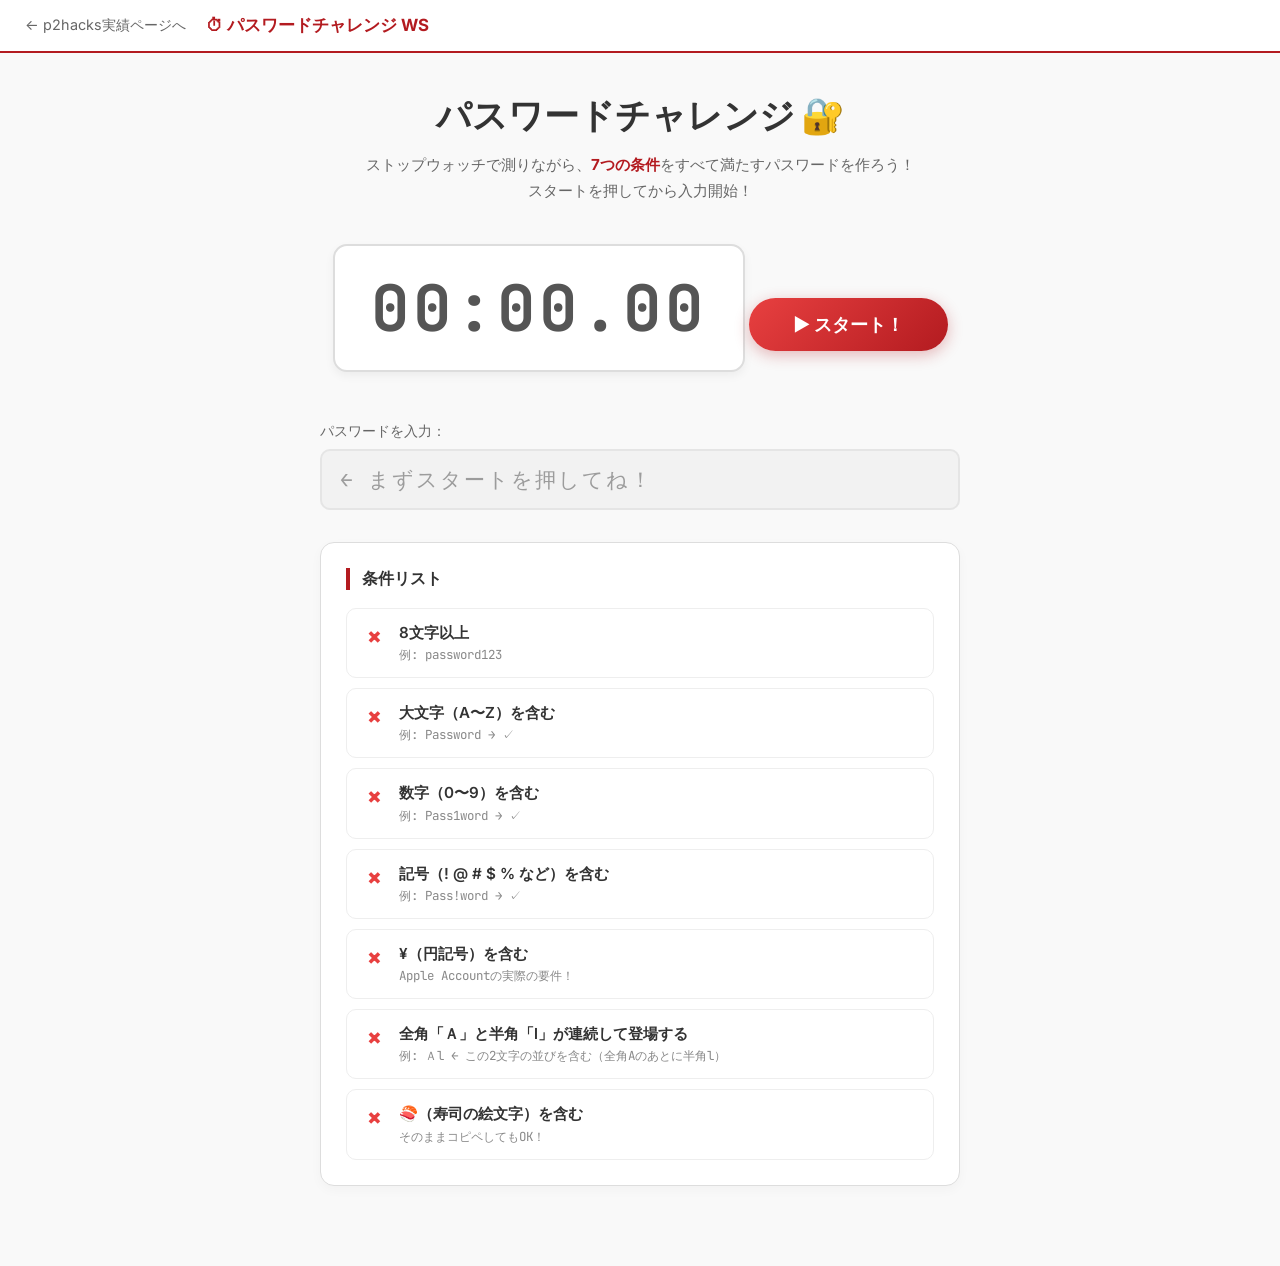
<file: password-ws/index.html>
<!DOCTYPE html>
<html lang="ja">

<head>
  <meta charset="UTF-8">
  <meta name="viewport" content="width=device-width, initial-scale=1.0">
  <title>パスワードチャレンジ WS | JS Workshop</title>
  <meta name="description" content="ストップウォッチで測りながら、7つの条件を全部クリアするパスワードを作ろう！JavaScriptの実践ワークショップ">
  <link rel="preconnect" href="https://fonts.googleapis.com">
  <link rel="preconnect" href="https://fonts.gstatic.com" crossorigin>
  <link
    href="https://fonts.googleapis.com/css2?family=Inter:wght@400;700;900&family=JetBrains+Mono:wght@700&display=swap"
    rel="stylesheet">
  <link rel="stylesheet" href="style.css">
</head>

<body>

  <header class="header">
    <a href="../index.html" class="back-link">← p2hacks実績ページへ</a>
    <span class="logo">⏱ パスワードチャレンジ WS</span>
  </header>

  <main class="container">

    <h1 class="page-title">パスワードチャレンジ 🔐</h1>
    <p class="subtitle">
      ストップウォッチで測りながら、<strong>7つの条件</strong>をすべて満たすパスワードを作ろう！<br>
      スタートを押してから入力開始！
    </p>

    <!-- ストップウォッチ -->
    <div class="timer-section">
      <div id="timer" class="timer-display">00:00.00</div>
      <button id="start-btn" class="start-btn">▶ スタート！</button>
    </div>

    <!-- パスワード入力欄 -->
    <div class="input-section">
      <label for="password-input" class="input-label">パスワードを入力：</label>
      <input type="text" id="password-input" class="password-input" placeholder="← まずスタートを押してね！" disabled
        autocomplete="off" spellcheck="false">
    </div>

    <!-- 条件リスト -->
    <div class="conditions-section">
      <h2 class="conditions-title">条件リスト</h2>
      <ul class="conditions-list">

        <li id="cond-length" class="condition-item">
          <span class="cond-icon">✗</span>
          <div class="cond-body">
            <span class="cond-text">8文字以上</span>
            <span class="cond-hint">例: password123</span>
          </div>
        </li>

        <li id="cond-uppercase" class="condition-item">
          <span class="cond-icon">✗</span>
          <div class="cond-body">
            <span class="cond-text">大文字（A〜Z）を含む</span>
            <span class="cond-hint">例: Password → ✓</span>
          </div>
        </li>

        <li id="cond-number" class="condition-item">
          <span class="cond-icon">✗</span>
          <div class="cond-body">
            <span class="cond-text">数字（0〜9）を含む</span>
            <span class="cond-hint">例: Pass1word → ✓</span>
          </div>
        </li>

        <li id="cond-symbol" class="condition-item">
          <span class="cond-icon">✗</span>
          <div class="cond-body">
            <span class="cond-text">記号（! @ # $ % など）を含む</span>
            <span class="cond-hint">例: Pass!word → ✓</span>
          </div>
        </li>

        <li id="cond-yen" class="condition-item">
          <span class="cond-icon">✗</span>
          <div class="cond-body">
            <span class="cond-text">¥（円記号）を含む</span>
            <span class="cond-hint">Apple Accountの実際の要件！</span>
          </div>
        </li>

        <li id="cond-zenkaku" class="condition-item">
          <span class="cond-icon">✗</span>
          <div class="cond-body">
            <span class="cond-text">全角「Ａ」と半角「l」が連続して登場する</span>
            <span class="cond-hint">例: Ａl ← この2文字の並びを含む（全角Aのあとに半角l）</span>
          </div>
        </li>

        <li id="cond-sushi" class="condition-item">
          <span class="cond-icon">✗</span>
          <div class="cond-body">
            <span class="cond-text">🍣（寿司の絵文字）を含む</span>
            <span class="cond-hint">そのままコピペしてもOK！</span>
          </div>
        </li>

      </ul>
    </div>

  </main>

  <!-- ========================================
    クリア演出：シンプルオーバーレイ
    最初は非表示（JSで .is-active を追加すると表示）
  ======================================== -->
  <div id="celebration" class="celebration">

    <!-- メインコンテンツ -->
    <div class="celebration-content">
      <h2 class="clear-title">成功</h2>
      <p class="clear-time-label">タイム</p>
      <p id="final-time" class="final-time">00:00.00</p>
      <button id="retry-btn" class="retry-btn">🔄 もう一度挑戦！</button>
    </div>

  </div>

  <script src="main.js"></script>
</body>

</html>
</file>
<file: password-ws/style.css>
/* ===========================
   リセット・基本スタイル
=========================== */
* {
  box-sizing: border-box;
  margin: 0;
  padding: 0;
}

body {
  font-family: 'Inter', 'Helvetica Neue', Arial, 'Hiragino Sans', sans-serif;
  background: #f9f9f9;
  color: #333;
  min-height: 100vh;
}

/* ===========================
   ヘッダー
=========================== */
.header {
  background: #fff;
  border-bottom: 2px solid #b31b20;
  padding: 14px 25px;
  display: flex;
  align-items: center;
  gap: 20px;
}

.back-link {
  color: #666;
  text-decoration: none;
  font-size: 0.9rem;
  transition: color 0.2s;
}

.back-link:hover {
  color: #b31b20;
}

.logo {
  font-weight: bold;
  color: #b31b20;
  font-size: 1.05rem;
}

/* ===========================
   メインコンテナ
=========================== */
.container {
  max-width: 680px;
  margin: 0 auto;
  padding: 40px 20px 80px;
}

.page-title {
  font-size: 2.2rem;
  font-weight: 900;
  color: #333;
  text-align: center;
  margin-bottom: 12px;
}

.subtitle {
  color: #666;
  text-align: center;
  line-height: 1.7;
  margin-bottom: 40px;
  font-size: 0.95rem;
}

.subtitle strong {
  color: #b31b20;
}

/* ===========================
   ストップウォッチ
=========================== */
.timer-section {
  text-align: center;
  margin-bottom: 30px;
}

.timer-display {
  font-family: 'JetBrains Mono', 'Courier New', monospace;
  font-size: 4rem;
  font-weight: 700;
  color: #555;
  background: #fff;
  border: 2px solid #ddd;
  border-radius: 14px;
  padding: 20px 36px;
  display: inline-block;
  letter-spacing: 4px;
  margin-bottom: 20px;
  min-width: 300px;
  box-shadow: 0 4px 10px rgba(0, 0, 0, 0.05);
  transition: border-color 0.3s, color 0.3s, box-shadow 0.3s;
}

/* タイマー動作中のスタイル */
.timer-display.running {
  color: #b31b20;
  border-color: #b31b20;
  box-shadow: 0 4px 15px rgba(179, 27, 32, 0.15);
}

.start-btn {
  background: linear-gradient(135deg, #e84040, #b31b20);
  color: #fff;
  border: none;
  padding: 14px 44px;
  font-size: 1.15rem;
  font-weight: 700;
  border-radius: 50px;
  cursor: pointer;
  box-shadow: 0 4px 15px rgba(179, 27, 32, 0.3);
  transition: transform 0.15s, box-shadow 0.15s;
  font-family: inherit;
}

.start-btn:hover:not(:disabled) {
  transform: translateY(-2px);
  box-shadow: 0 6px 20px rgba(179, 27, 32, 0.4);
}

.start-btn:active:not(:disabled) {
  transform: translateY(0);
}

.start-btn:disabled {
  background: #ccc;
  color: #888;
  box-shadow: none;
  cursor: not-allowed;
}

/* ===========================
   パスワード入力欄
=========================== */
.input-section {
  margin-bottom: 32px;
}

.input-label {
  display: block;
  font-size: 0.88rem;
  color: #666;
  margin-bottom: 8px;
}

.password-input {
  width: 100%;
  padding: 15px 18px;
  font-size: 1.3rem;
  font-family: 'JetBrains Mono', 'Courier New', monospace;
  background: #fff;
  border: 2px solid #ddd;
  border-radius: 10px;
  color: #333;
  outline: none;
  letter-spacing: 2px;
  transition: border-color 0.25s, box-shadow 0.25s;
}

.password-input:focus {
  border-color: #b31b20;
  box-shadow: 0 0 0 3px rgba(179, 27, 32, 0.1);
}

.password-input:disabled {
  background: #f0f0f0;
  opacity: 0.7;
  cursor: not-allowed;
}

/* ===========================
   条件リスト
=========================== */
.conditions-section {
  background: #fff;
  border: 1px solid #ddd;
  border-radius: 14px;
  padding: 25px;
  box-shadow: 0 4px 12px rgba(0, 0, 0, 0.03);
}

.conditions-title {
  font-size: 1rem;
  font-weight: 700;
  color: #333;
  margin-bottom: 18px;
  border-left: 4px solid #b31b20;
  padding-left: 12px;
}

.conditions-list {
  list-style: none;
  display: flex;
  flex-direction: column;
  gap: 10px;
}

/* 各条件アイテム（デフォルト：未クリア = 赤） */
.condition-item {
  display: flex;
  align-items: flex-start;
  gap: 14px;
  padding: 13px 16px;
  border-radius: 10px;
  background: #fff;
  border: 1px solid #eee;
  transition: border-color 0.3s ease, background 0.3s ease;
}

.cond-icon {
  font-size: 1.2rem;
  font-weight: 900;
  color: #e84040;
  min-width: 22px;
  text-align: center;
  line-height: 1.5;
  transition: color 0.3s;
}

.cond-body {
  display: flex;
  flex-direction: column;
  gap: 3px;
}

.cond-text {
  font-size: 0.95rem;
  color: #333;
  font-weight: 600;
  line-height: 1.4;
}

.cond-hint {
  font-size: 0.78rem;
  color: #888;
  font-family: 'JetBrains Mono', monospace;
}

/* クリア済みスタイル → 緑！ */
.condition-item.clear {
  background: #f0fff4;
  border-color: #00cc66;
}

.condition-item.clear .cond-icon {
  color: #00cc66;
}

.condition-item.clear .cond-text {
  color: #008040;
}

.condition-item.clear .cond-hint {
  color: #00994d;
}

/* ===========================
   クリア演出オーバーレイ
=========================== */
.celebration {
  display: none;
  /* JSで .is-active を追加すると表示 */
  position: fixed;
  inset: 0;
  z-index: 9999;
  justify-content: center;
  align-items: center;
  background: rgba(0, 0, 0, 0.6);
  backdrop-filter: blur(4px);
}

.celebration.is-active {
  display: flex;
}

/* メインコンテンツボックス */
.celebration-content {
  position: relative;
  z-index: 10;
  background: #fff;
  border: 2px solid #00cc66;
  border-radius: 22px;
  padding: 50px 65px;
  text-align: center;
  box-shadow: 0 10px 40px rgba(0, 0, 0, 0.15);
  animation: popIn 0.4s cubic-bezier(0.34, 1.56, 0.64, 1) both;
}

/* ポップイン（スケールが0.9→1に拡大する演出） */
@keyframes popIn {
  from {
    transform: scale(0.9);
    opacity: 0;
  }

  to {
    transform: scale(1);
    opacity: 1;
  }
}

/* 「成功」テキスト */
.clear-title {
  font-size: 2.6rem;
  font-weight: 900;
  color: #00cc66;
  margin-bottom: 20px;
}

/* タイム表示 */
.clear-time-label {
  font-size: 0.9rem;
  color: #666;
  margin-bottom: 4px;
}

.final-time {
  font-family: 'JetBrains Mono', 'Courier New', monospace;
  font-size: 3.8rem;
  font-weight: 900;
  color: #333;
  margin-bottom: 30px;
}

/* もう一度ボタン */
.retry-btn {
  background: linear-gradient(135deg, #00cc66, #00994d);
  color: #fff;
  border: none;
  padding: 14px 36px;
  font-size: 1.05rem;
  font-weight: 900;
  border-radius: 50px;
  cursor: pointer;
  font-family: inherit;
  box-shadow: 0 4px 20px rgba(0, 204, 102, 0.3);
  transition: transform 0.15s, box-shadow 0.15s;
}

.retry-btn:hover {
  transform: scale(1.06);
  box-shadow: 0 8px 30px rgba(0, 204, 102, 0.45);
}
</file>
